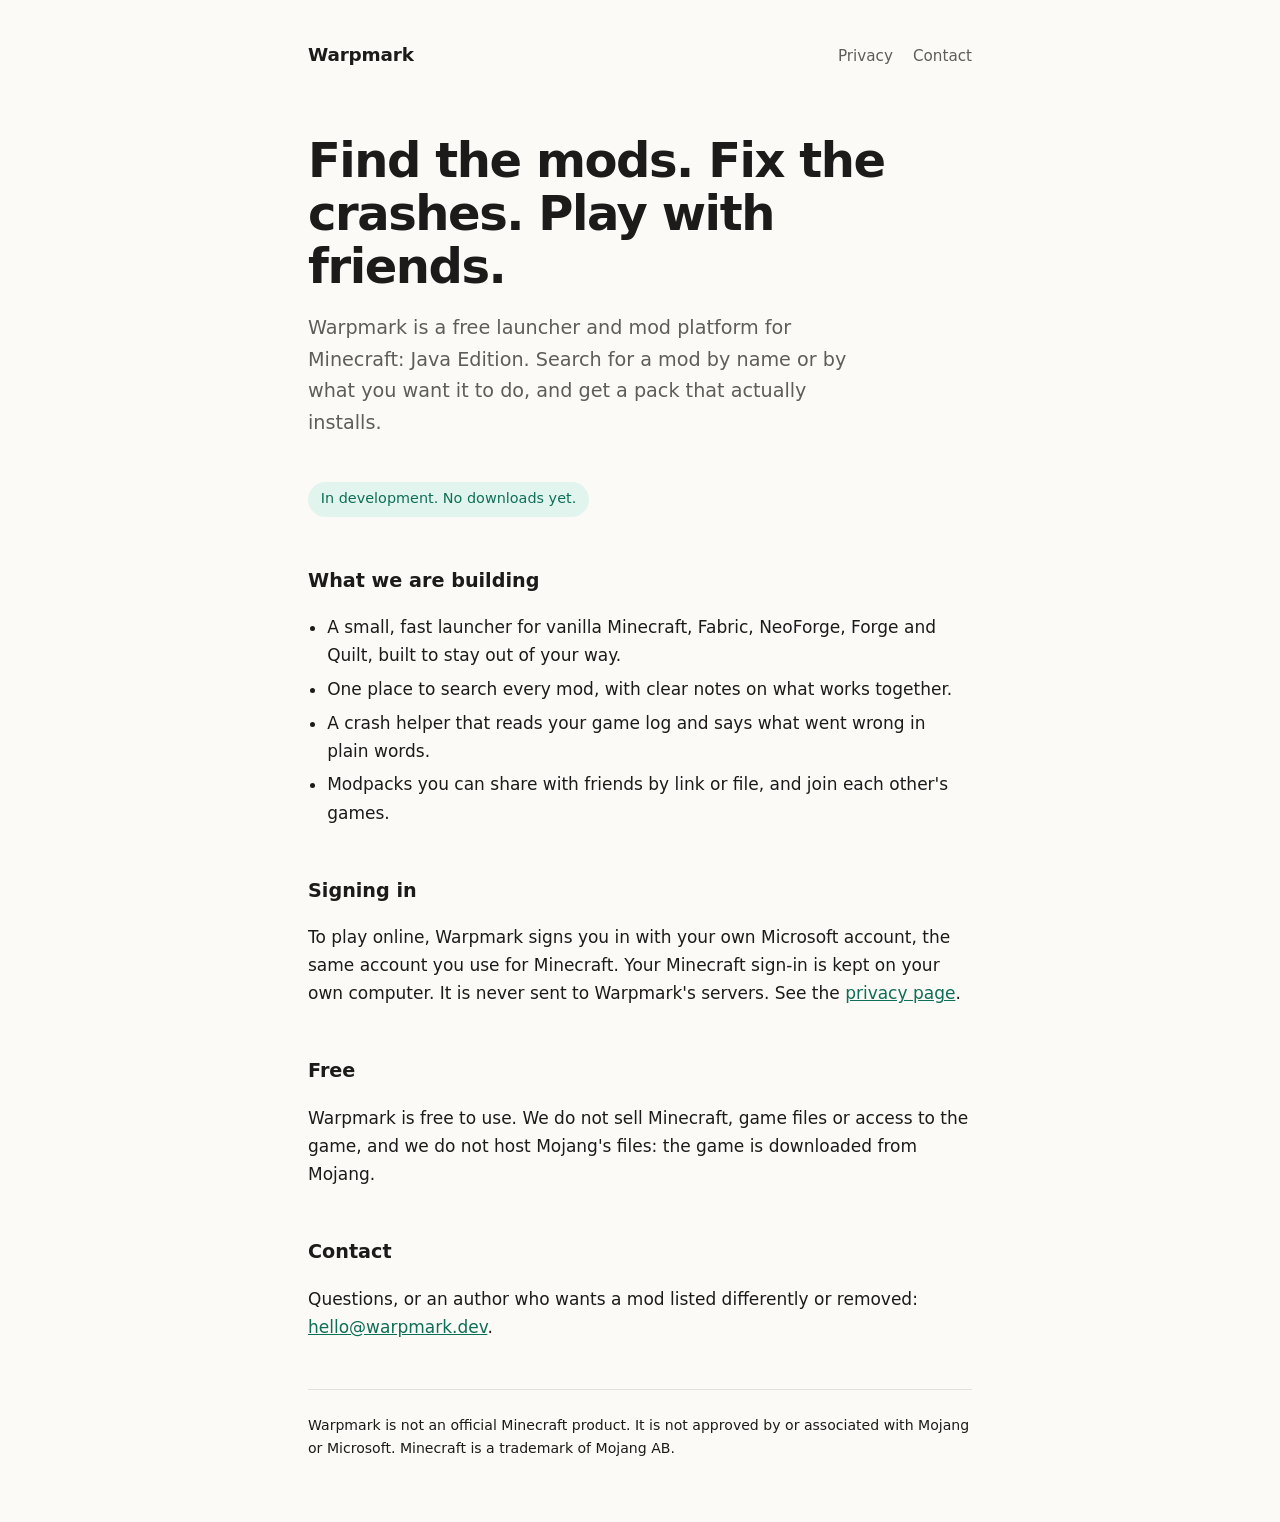
<file: index.html>
<!doctype html>
<html lang="en">
<head>
<meta charset="utf-8">
<meta name="viewport" content="width=device-width, initial-scale=1">
<title>Warpmark: a free home for Minecraft mods</title>
<meta name="description" content="Warpmark is a free launcher and mod platform for Minecraft: Java Edition, in development.">
<link rel="stylesheet" href="styles.css">
</head>
<body>
<header>
  <a class="brand" href="./">Warpmark</a>
  <nav><a href="privacy.html">Privacy</a><a href="mailto:hello@warpmark.dev">Contact</a></nav>
</header>
<main>
  <h1>Find the mods. Fix the crashes. Play with friends.</h1>
  <p class="lead">Warpmark is a free launcher and mod platform for Minecraft: Java Edition. Search for a mod by name or by what you want it to do, and get a pack that actually installs.</p>
  <span class="status">In development. No downloads yet.</span>

  <h2>What we are building</h2>
  <ul>
    <li>A small, fast launcher for vanilla Minecraft, Fabric, NeoForge, Forge and Quilt, built to stay out of your way.</li>
    <li>One place to search every mod, with clear notes on what works together.</li>
    <li>A crash helper that reads your game log and says what went wrong in plain words.</li>
    <li>Modpacks you can share with friends by link or file, and join each other's games.</li>
  </ul>

  <h2>Signing in</h2>
  <p>To play online, Warpmark signs you in with your own Microsoft account, the same account you use for Minecraft. Your Minecraft sign-in is kept on your own computer. It is never sent to Warpmark's servers. See the <a href="privacy.html">privacy page</a>.</p>

  <h2>Free</h2>
  <p>Warpmark is free to use. We do not sell Minecraft, game files or access to the game, and we do not host Mojang's files: the game is downloaded from Mojang.</p>

  <h2>Contact</h2>
  <p>Questions, or an author who wants a mod listed differently or removed: <a href="mailto:hello@warpmark.dev">hello@warpmark.dev</a>.</p>
</main>
<footer>
  <hr>
  <p>Warpmark is not an official Minecraft product. It is not approved by or associated with Mojang or Microsoft. Minecraft is a trademark of Mojang AB.</p>
</footer>
</body>
</html>
</file>
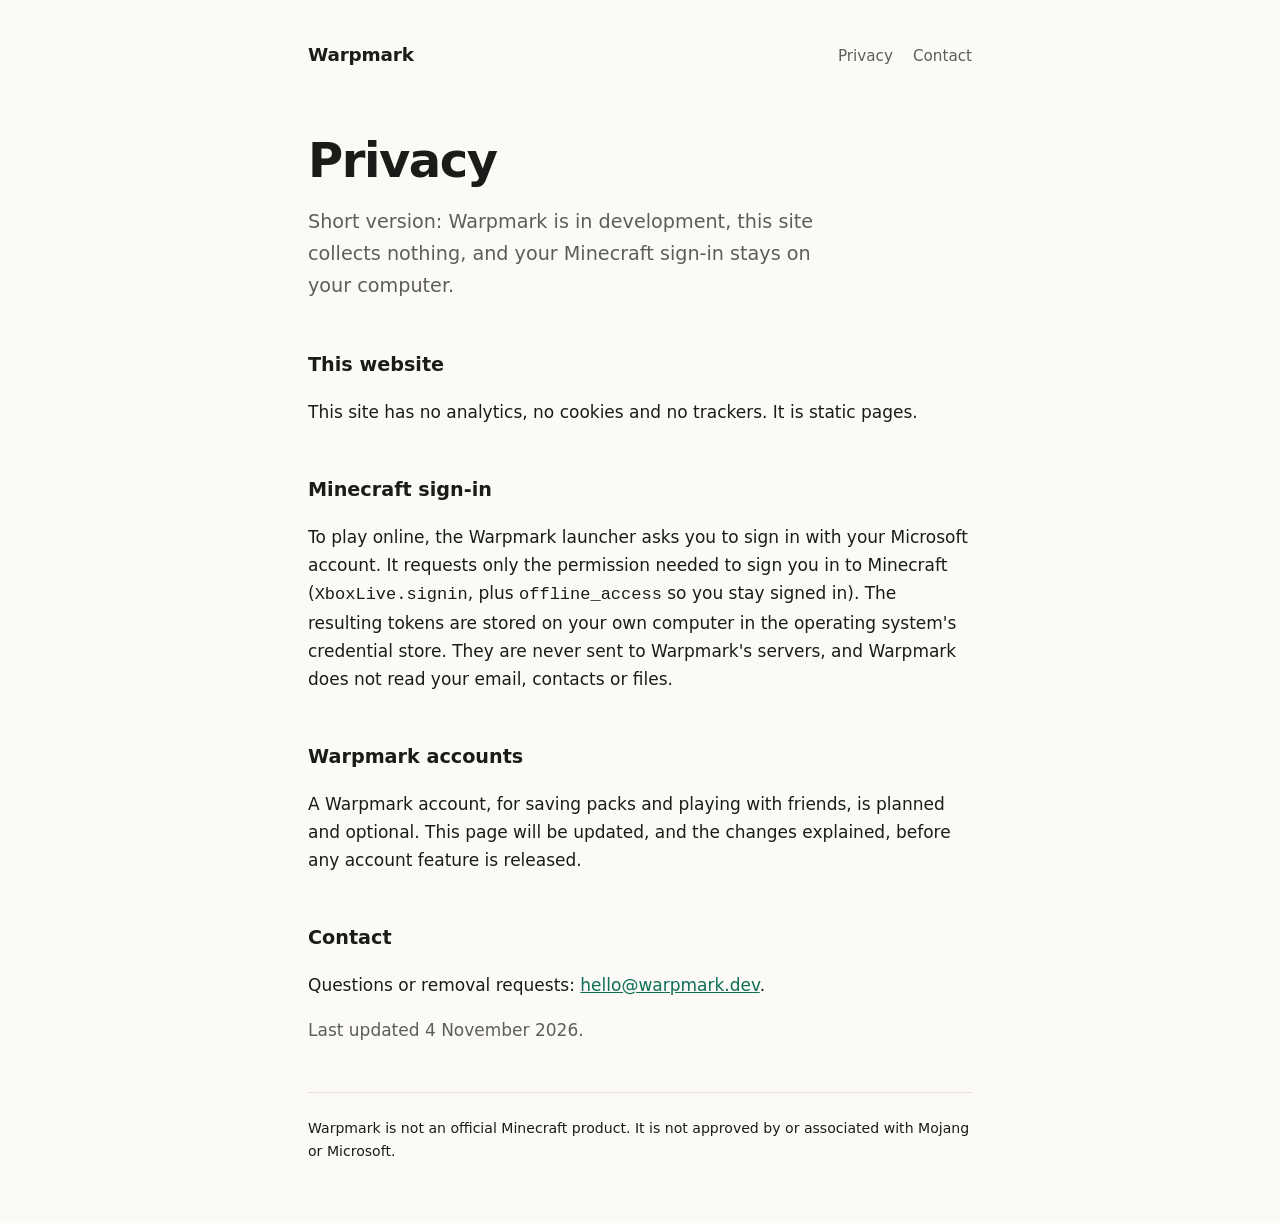
<file: privacy.html>
<!doctype html>
<html lang="en">
<head>
<meta charset="utf-8">
<meta name="viewport" content="width=device-width, initial-scale=1">
<title>Privacy: Warpmark</title>
<meta name="description" content="What Warpmark does and does not collect.">
<link rel="stylesheet" href="styles.css">
</head>
<body>
<header>
  <a class="brand" href="./">Warpmark</a>
  <nav><a href="privacy.html">Privacy</a><a href="mailto:hello@warpmark.dev">Contact</a></nav>
</header>
<main>
  <h1>Privacy</h1>
  <p class="lead">Short version: Warpmark is in development, this site collects nothing, and your Minecraft sign-in stays on your computer.</p>

  <h2>This website</h2>
  <p>This site has no analytics, no cookies and no trackers. It is static pages.</p>

  <h2>Minecraft sign-in</h2>
  <p>To play online, the Warpmark launcher asks you to sign in with your Microsoft account. It requests only the permission needed to sign you in to Minecraft (<code>XboxLive.signin</code>, plus <code>offline_access</code> so you stay signed in). The resulting tokens are stored on your own computer in the operating system's credential store. They are never sent to Warpmark's servers, and Warpmark does not read your email, contacts or files.</p>

  <h2>Warpmark accounts</h2>
  <p>A Warpmark account, for saving packs and playing with friends, is planned and optional. This page will be updated, and the changes explained, before any account feature is released.</p>

  <h2>Contact</h2>
  <p>Questions or removal requests: <a href="mailto:hello@warpmark.dev">hello@warpmark.dev</a>.</p>
  <p style="color:var(--muted)">Last updated 4 November 2026.</p>
</main>
<footer>
  <hr>
  <p>Warpmark is not an official Minecraft product. It is not approved by or associated with Mojang or Microsoft.</p>
</footer>
</body>
</html>
</file>
<file: styles.css>
:root { --bg:#fbfaf7; --fg:#1c1b19; --muted:#5f5d57; --line:#e4e1d9; --accent:#0f6e56; --accent-bg:#e1f5ee; }
@media (prefers-color-scheme: dark) { :root { --bg:#161614; --fg:#ecebe6; --muted:#a3a198; --line:#2c2b27; --accent:#5dcaa5; --accent-bg:#0b2a22; } }
* { box-sizing: border-box; }
html { -webkit-text-size-adjust: 100%; }
body { margin:0; background:var(--bg); color:var(--fg); font:17px/1.65 system-ui,-apple-system,"Segoe UI",Roboto,sans-serif; }
main, header, footer { max-width:44rem; margin:0 auto; padding:0 1.25rem; }
header { padding-top:2.5rem; display:flex; justify-content:space-between; align-items:baseline; }
.brand { font-weight:600; letter-spacing:-.01em; font-size:1.15rem; color:var(--fg); text-decoration:none; }
nav a { color:var(--muted); text-decoration:none; margin-left:1.25rem; font-size:.95rem; }
nav a:hover { color:var(--fg); }
h1 { font-size:clamp(2rem,6vw,3rem); line-height:1.1; letter-spacing:-.03em; margin:4rem 0 1rem; font-weight:600; }
h2 { font-size:1.2rem; margin:3rem 0 .5rem; font-weight:600; }
p, li { color:var(--fg); }
.lead { font-size:1.2rem; color:var(--muted); max-width:34rem; }
.status { display:inline-block; margin-top:1.5rem; padding:.35rem .8rem; border-radius:999px; background:var(--accent-bg); color:var(--accent); font-size:.9rem; font-weight:500; }
ul { padding-left:1.2rem; } li { margin:.35rem 0; }
a { color:var(--accent); }
hr { border:0; border-top:1px solid var(--line); margin:3rem 0 1.5rem; }
footer { padding-bottom:3rem; color:var(--muted); font-size:.88rem; }
@media (max-width:30rem) { body { font-size:16px; } h1 { margin-top:2.5rem; } nav a { margin-left:.9rem; } }
</file>
